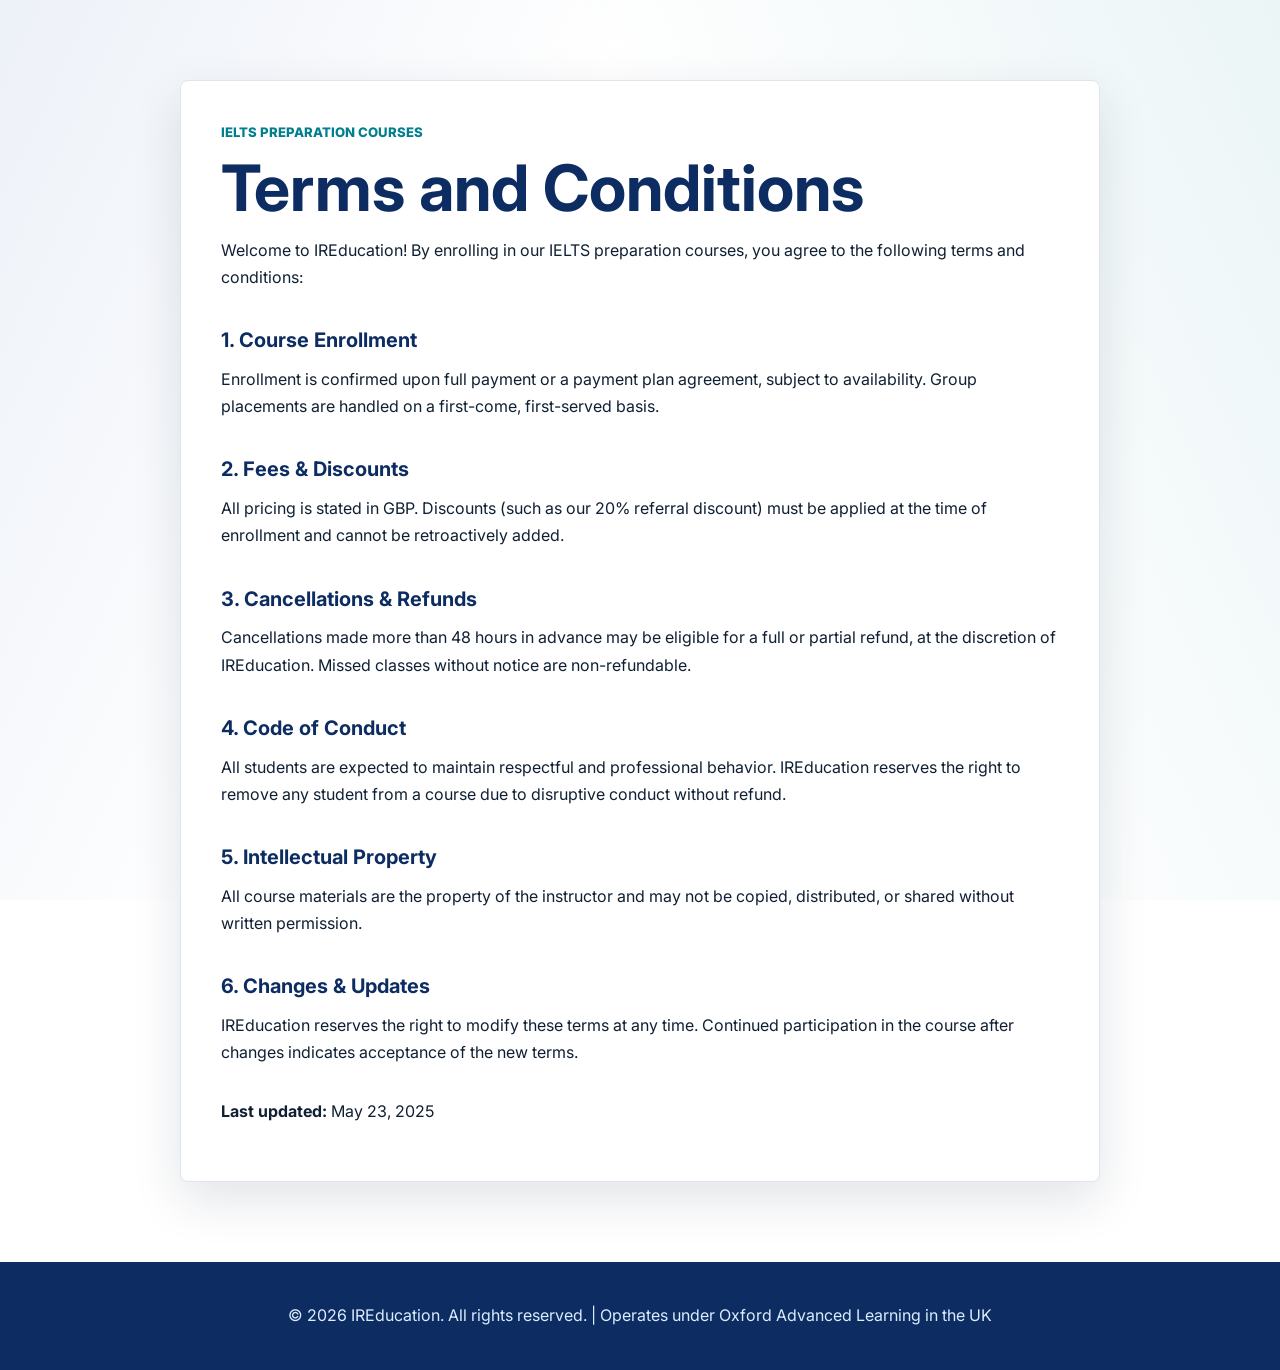
<file: terms-and-conditions-ielts.html>
<!DOCTYPE html>
<html lang="en">
<head>
  <meta charset="UTF-8">
  <meta name="viewport" content="width=device-width, initial-scale=1.0">
  <title>Terms and Conditions | IREducation</title>
  <link href="https://fonts.googleapis.com/css2?family=Inter:wght@400;600;800&display=swap" rel="stylesheet">
  <link href="assets/styles.css" rel="stylesheet">
</head>
<body>

  <main class="simple-page">
  <article class="terms-panel">
    <p class="eyebrow">IELTS preparation courses</p>
    <h1>Terms and Conditions</h1>
    <p>Welcome to IREducation! By enrolling in our IELTS preparation courses, you agree to the following terms and conditions:</p>

    <h2>1. Course Enrollment</h2>
    <p>Enrollment is confirmed upon full payment or a payment plan agreement, subject to availability. Group placements are handled on a first-come, first-served basis.</p>

    <h2>2. Fees & Discounts</h2>
    <p>All pricing is stated in GBP. Discounts (such as our 20% referral discount) must be applied at the time of enrollment and cannot be retroactively added.</p>

    <h2>3. Cancellations & Refunds</h2>
    <p>Cancellations made more than 48 hours in advance may be eligible for a full or partial refund, at the discretion of IREducation. Missed classes without notice are non-refundable.</p>

    <h2>4. Code of Conduct</h2>
    <p>All students are expected to maintain respectful and professional behavior. IREducation reserves the right to remove any student from a course due to disruptive conduct without refund.</p>

    <h2>5. Intellectual Property</h2>
    <p>All course materials are the property of the instructor and may not be copied, distributed, or shared without written permission.</p>

    <h2>6. Changes & Updates</h2>
    <p>IREducation reserves the right to modify these terms at any time. Continued participation in the course after changes indicates acceptance of the new terms.</p>

    <p class="last-updated"><strong>Last updated:</strong> May 23, 2025</p>
  </article>
  </main>

<footer>
  <p>&copy; <span id="current-year"></span> IREducation. All rights reserved. | Operates under Oxford Advanced Learning in the UK</p>

  <script>
  document.getElementById('current-year').textContent = new Date().getFullYear();
  </script>
</footer>
</body>
</html>
</file>
<file: assets/styles.css>
:root {
  --ink: #102033;
  --muted: #596679;
  --line: #dde6ef;
  --paper: #ffffff;
  --soft: #f5f8fb;
  --blue: #174ea6;
  --blue-dark: #0d2d62;
  --teal: #007f8f;
  --gold: #c68111;
  --shadow: 0 18px 50px rgba(18, 36, 58, 0.12);
}

* {
  box-sizing: border-box;
}

html {
  scroll-behavior: smooth;
}

body {
  font-family: "Inter", Arial, sans-serif;
  margin: 0;
  background: var(--paper);
  color: var(--ink);
  line-height: 1.7;
  text-rendering: optimizeLegibility;
}

body::before {
  content: "";
  position: fixed;
  inset: 0;
  z-index: -1;
  background:
    linear-gradient(115deg, rgba(23, 78, 166, 0.08), transparent 38%),
    linear-gradient(245deg, rgba(0, 127, 143, 0.08), transparent 42%),
    #ffffff;
}

a {
  color: var(--blue);
  text-underline-offset: 0.2em;
}

a:hover {
  color: var(--teal);
}

header {
  min-height: 82vh;
  display: flex;
  align-items: center;
  justify-content: center;
  padding: 6.5rem 1.5rem 5rem;
  color: #ffffff;
  text-align: center;
  background: var(--blue-dark);
  background-position: center;
  background-size: cover;
  overflow: hidden;
  border-bottom: 1px solid rgba(255, 255, 255, 0.16);
}

header.compact-hero {
  min-height: auto;
  padding: 4rem 1.5rem;
}

header.compact-hero .brand-logo {
  width: min(220px, 58vw);
}

header.compact-hero h1 {
  font-size: clamp(2.75rem, 7vw, 5rem);
}

.hero-inner {
  width: min(980px, 100%);
}

.brand-logo {
  width: min(300px, 68vw);
  height: auto;
  margin-bottom: 1.75rem;
  border-radius: 8px;
  background: #ffffff;
  box-shadow: 0 18px 50px rgba(0, 0, 0, 0.24);
}

.eyebrow {
  margin: 0 0 0.65rem;
  color: #c8edf1;
  font-size: 0.82rem;
  font-weight: 800;
  letter-spacing: 0;
  text-transform: uppercase;
}

header h1 {
  margin: 0;
  color: #ffffff;
  font-size: clamp(3rem, 8vw, 6.8rem);
  line-height: 0.95;
  letter-spacing: 0;
}

.hero-copy {
  max-width: 760px;
  margin: 1.35rem auto 0;
  color: #eef7ff;
  font-size: clamp(1.1rem, 2.5vw, 1.55rem);
  font-weight: 600;
}

.hero-actions,
.cta-row {
  display: flex;
  flex-wrap: wrap;
  gap: 0.85rem;
  justify-content: center;
}

.hero-actions {
  margin-top: 2rem;
}

nav {
  position: sticky;
  top: 0;
  z-index: 20;
  display: flex;
  flex-direction: column;
  gap: 0.65rem;
  padding: 0.85rem clamp(1rem, 3vw, 2.25rem);
  background: rgba(255, 255, 255, 0.9);
  border-bottom: 1px solid rgba(221, 230, 239, 0.85);
  backdrop-filter: blur(16px);
  font-weight: 700;
}

.nav-language,
.nav-main {
  display: flex;
  flex-wrap: wrap;
  gap: 0.55rem 1rem;
  justify-content: center;
  align-items: center;
}

nav a {
  color: var(--ink);
  text-decoration: none;
  font-size: 0.92rem;
  line-height: 1.2;
  white-space: nowrap;
}

nav a:hover {
  color: var(--blue);
  text-decoration: none;
}

section {
  width: min(882px, 100%);
  margin: 0 auto;
  padding: clamp(3rem, 7vw, 5.5rem) clamp(1rem, 3vw, 1.5rem);
  border-bottom: 1px solid var(--line);
  scroll-margin-top: 6rem;
}

section:last-of-type {
  border-bottom: 0;
}

section > h2 {
  max-width: 850px;
  margin: 0 0 1rem;
  color: var(--blue-dark);
  font-size: clamp(2rem, 4.5vw, 3.35rem);
  line-height: 1.05;
  letter-spacing: 0;
}

section > h3 {
  margin: 0 0 0.75rem;
  color: var(--teal);
  font-size: 1.08rem;
  text-transform: uppercase;
}

section > .platform-feature-heading,
section > .subsection-heading {
  margin-top: 3rem;
}

section > p,
section > ul {
  max-width: 850px;
}

section > p,
.profile p {
  text-align: start;
}

p {
  margin: 0 0 1rem;
}

ul {
  padding-left: 1.25rem;
  color: var(--muted);
}

li + li {
  margin-top: 0.35rem;
}

strong {
  color: var(--ink);
}

.iframe-wrapper {
  position: relative;
  width: 100%;
  max-width: 850px;
  margin: 2.5rem 0 0;
  aspect-ratio: 16 / 9;
  overflow: hidden;
  border: 1px solid rgba(221, 230, 239, 0.85);
  border-radius: 8px;
  box-shadow: var(--shadow);
}

.iframe-wrapper iframe {
  position: absolute;
  inset: 0;
  width: 100%;
  height: 100%;
  border: 0;
}

.profile-section {
  max-width: 850px;
  margin-top: 1rem;
  padding: 1.25rem;
  background: var(--soft);
  border: 1px solid var(--line);
  border-radius: 8px;
}

.profile-section:first-of-type {
  margin-top: 2.5rem;
}

.profile h3 {
  margin: 0 0 0.45rem;
  color: var(--blue-dark);
  font-size: 1.25rem;
}

.profile p {
  color: #38475a;
}

.profile p:last-child {
  margin-bottom: 0;
}

.button,
.home-button {
  display: inline-flex;
  align-items: center;
  justify-content: center;
  min-height: 46px;
  max-width: 100%;
  padding: 0.72rem 1.1rem;
  color: #ffffff;
  background: var(--blue);
  border: 1px solid var(--blue);
  border-radius: 8px;
  font-weight: 800;
  line-height: 1.2;
  text-align: center;
  text-decoration: none;
  transition: transform 0.2s ease, background-color 0.2s ease, border-color 0.2s ease;
}

.button:hover,
.home-button:hover {
  color: #ffffff;
  background: var(--teal);
  border-color: var(--teal);
  text-decoration: none;
  transform: translateY(-1px);
}

.button.secondary {
  color: var(--blue-dark);
  background: #ffffff;
  border-color: rgba(255, 255, 255, 0.78);
}

section .button.secondary {
  border-color: var(--line);
}

.button.secondary:hover {
  color: #ffffff;
  background: var(--gold);
  border-color: var(--gold);
}

.cta-row {
  margin-top: 1.5rem;
  justify-content: flex-start;
}

.book-feature {
  display: grid;
  grid-template-columns: minmax(280px, 360px) minmax(0, 1fr);
  gap: clamp(2rem, 5vw, 3.5rem);
  align-items: start;
  width: 100%;
  max-width: none;
}

.book-cover {
  margin: 0;
}

.book-cover img {
  display: block;
  width: 100%;
  height: auto;
  border: 1px solid var(--line);
  border-radius: 6px;
  box-shadow: var(--shadow);
}

/* Hover lift, matching the featured book cover on isaacteng.github.io */
.book-cover-hover img {
  transition: transform 0.35s ease, box-shadow 0.35s ease;
}

.book-cover-hover img:hover {
  transform: translateY(-6px);
  box-shadow: 0 26px 60px rgba(18, 36, 58, 0.2);
}

/* Cover switcher for the CCEA titles in development */
.book-carousel {
  min-width: 0;
}

.book-carousel-slides {
  display: grid;
}

.book-carousel-slides > .book-cover {
  grid-area: 1 / 1;
  opacity: 0;
  visibility: hidden;
  transition: opacity 0.35s ease, visibility 0.35s ease;
}

.book-carousel-slides > .book-cover.is-active {
  opacity: 1;
  visibility: visible;
}

.book-carousel-controls {
  display: flex;
  align-items: center;
  justify-content: center;
  gap: 0.75rem;
  margin-top: 1.1rem;
}

.carousel-button {
  display: inline-flex;
  align-items: center;
  justify-content: center;
  width: 42px;
  height: 42px;
  flex: none;
  padding: 0;
  color: var(--blue-dark);
  background: #ffffff;
  border: 1px solid var(--line);
  border-radius: 50%;
  font: inherit;
  font-size: 1.5rem;
  font-weight: 800;
  line-height: 1;
  cursor: pointer;
  transition: color 0.2s ease, background 0.2s ease, border-color 0.2s ease;
}

.carousel-button:hover,
.carousel-button:focus-visible {
  color: #ffffff;
  background: var(--gold);
  border-color: var(--gold);
}

.book-carousel-caption {
  flex: 1;
  margin: 0;
  color: var(--muted);
  font-size: 0.92rem;
  font-weight: 600;
  line-height: 1.35;
  text-align: center;
}

.book-carousel-count {
  display: block;
  font-size: 0.8rem;
  font-weight: 400;
}

.cta-row[hidden] {
  display: none;
}

@media (prefers-reduced-motion: reduce) {
  .book-cover-hover img,
  .book-carousel-slides > .book-cover {
    transition: none;
  }

  .book-cover-hover img:hover {
    transform: none;
  }
}

.book-details {
  min-width: 0;
}

#textbooks {
  width: min(1180px, 100%);
}

#textbooks > h2,
#textbooks > h3 {
  width: min(850px, 100%);
  margin-left: auto;
  margin-right: auto;
}

.button.disabled,
.button[aria-disabled="true"] {
  color: #6a7481;
  background: #edf1f5;
  border-color: #d5dde6;
  cursor: not-allowed;
  pointer-events: none;
}

.publication-notice {
  max-width: 850px;
  margin: 2rem 0;
  padding: 1.25rem 1.35rem;
  background: linear-gradient(135deg, rgba(23, 78, 166, 0.08), rgba(0, 127, 143, 0.08));
  border: 1px solid rgba(23, 78, 166, 0.2);
  border-left: 5px solid var(--teal);
  border-radius: 8px;
}

.publication-notice p:last-child,
.bibliography p:last-child,
.feature-card p:last-child {
  margin-bottom: 0;
}

.bibliography {
  max-width: 850px;
  margin-top: 1.5rem;
  padding: 1.25rem 1.35rem;
  color: #38475a;
  background: var(--soft);
  border: 1px solid var(--line);
  border-radius: 8px;
}

.bibliography-label {
  display: block;
  margin-bottom: 0.35rem;
  color: var(--teal);
  font-size: 0.78rem;
  font-weight: 800;
  letter-spacing: 0.08em;
  text-transform: uppercase;
}

.feature-grid {
  display: grid;
  grid-template-columns: repeat(2, minmax(0, 1fr));
  gap: 1rem;
  margin-top: 2rem;
}

.feature-card {
  padding: 1.35rem;
  background: #ffffff;
  border: 1px solid var(--line);
  border-top: 4px solid var(--teal);
  border-radius: 8px;
  box-shadow: 0 10px 30px rgba(18, 36, 58, 0.07);
}

.feature-card h3 {
  margin: 0 0 0.55rem;
  color: var(--blue-dark);
  font-size: 1.15rem;
  line-height: 1.25;
}

.feature-card p {
  color: var(--muted);
  font-size: 0.95rem;
}

.platform-grid {
  display: grid;
  grid-template-columns: repeat(3, minmax(0, 1fr));
  gap: 1rem;
  margin-top: 2rem;
}

.platform-card {
  min-width: 0;
  display: flex;
  flex-direction: column;
  overflow: hidden;
  color: inherit;
  background: #ffffff;
  border: 1px solid var(--line);
  border-radius: 8px;
  box-shadow: 0 10px 30px rgba(18, 36, 58, 0.08);
  text-decoration: none;
  transition: transform 0.2s ease, box-shadow 0.2s ease, border-color 0.2s ease;
}

.platform-card:hover {
  border-color: rgba(0, 127, 143, 0.55);
  box-shadow: var(--shadow);
  text-decoration: none;
  transform: translateY(-4px);
}

.card-image {
  display: flex;
  align-items: center;
  justify-content: center;
  min-height: 150px;
  padding: 1.25rem;
  background:
    linear-gradient(135deg, rgba(23, 78, 166, 0.08), rgba(0, 127, 143, 0.08)),
    #ffffff;
  border-bottom: 1px solid var(--line);
}

.card-image img {
  display: block;
  width: auto;
  height: auto;
  max-width: min(100%, 190px);
  max-height: 96px;
  object-fit: contain;
}

.card-content {
  flex: 1;
  padding: 1.35rem;
}

.card-content h2 {
  margin: 0 0 0.55rem;
  color: var(--ink);
  font-size: 1.3rem;
  line-height: 1.15;
}

.card-content p {
  margin: 0;
  color: var(--muted);
  font-size: 0.96rem;
}

.simple-page {
  width: min(920px, calc(100% - 2rem));
  margin: 0 auto;
  padding: clamp(3rem, 7vw, 5rem) 0;
}

.terms-panel {
  padding: clamp(1.5rem, 4vw, 2.5rem);
  background: #ffffff;
  border: 1px solid var(--line);
  border-radius: 8px;
  box-shadow: var(--shadow);
}

.terms-panel .eyebrow {
  color: var(--teal);
}

.terms-panel h1 {
  margin: 0 0 1rem;
  color: var(--blue-dark);
  font-size: clamp(2.25rem, 6vw, 4rem);
  line-height: 1.05;
}

.terms-panel h2 {
  margin: 2rem 0 0.55rem;
  color: var(--blue-dark);
  font-size: 1.25rem;
}

.last-updated {
  margin-top: 2rem;
}

.not-found-main {
  width: min(760px, calc(100% - 2rem));
  margin: 0 auto;
  padding: clamp(3rem, 8vw, 5rem) 0;
  text-align: center;
}

.not-found-main h2 {
  margin: 0 0 0.75rem;
  color: var(--blue-dark);
  font-size: clamp(2rem, 5vw, 3.4rem);
  line-height: 1.05;
}

.redirect-message {
  color: var(--muted);
  font-size: 1.08rem;
}

footer {
  margin-top: 0;
  padding: 2.5rem 1.25rem;
  color: #dcecff;
  text-align: center;
  background: var(--blue-dark);
}

footer p {
  margin: 0;
}

@media (min-width: 769px) {
  nav {
    flex-direction: row;
    justify-content: space-between;
    align-items: center;
  }

  .nav-language,
  .nav-main {
    justify-content: flex-start;
  }

  .featured-platform {
    grid-column: 1 / -1;
    flex-direction: row;
  }

  .featured-platform .card-image {
    width: 40%;
    flex: 0 0 40%;
    min-height: 260px;
    border-right: 1px solid var(--line);
    border-bottom: 0;
  }

  .featured-platform .card-image img {
    max-width: min(100%, 360px);
    max-height: 210px;
  }

  .featured-platform .card-content {
    display: flex;
    flex-direction: column;
    justify-content: center;
    padding: clamp(2rem, 5vw, 3rem);
  }

  .featured-platform .card-content h2 {
    font-size: 2.2rem;
  }

  .featured-platform .card-content p {
    font-size: 1.08rem;
  }
}

@media (max-width: 980px) {
  .book-feature {
    grid-template-columns: 1fr;
  }

  .book-cover,
  .book-carousel {
    width: min(340px, 76vw);
    margin-inline: auto;
  }

  .book-carousel .book-cover {
    width: 100%;
  }
}

@media (max-width: 768px) {
  header {
    min-height: 76vh;
    padding-top: 4.75rem;
  }

  .brand-logo {
    width: min(220px, 70vw);
  }

  nav {
    gap: 0.5rem;
    padding: 0.65rem 0 max(0.65rem, env(safe-area-inset-bottom));
  }

  .nav-language {
    width: 100%;
    padding: 0 1rem;
    gap: 0.45rem 0.75rem;
    font-size: 0.88rem;
  }

  .nav-main {
    width: 100%;
    flex-wrap: nowrap;
    justify-content: flex-start;
    gap: 0.5rem;
    overflow-x: auto;
    overscroll-behavior-x: contain;
    padding: 0 1rem 0.1rem;
    scroll-padding-inline: 1rem;
    -webkit-overflow-scrolling: touch;
    scrollbar-width: none;
  }

  .nav-main::-webkit-scrollbar {
    display: none;
  }

  .nav-main a {
    flex: 0 0 auto;
    min-height: 38px;
    display: inline-flex;
    align-items: center;
    padding: 0.55rem 0.78rem;
    background: #ffffff;
    border: 1px solid var(--line);
    border-radius: 8px;
    box-shadow: 0 6px 18px rgba(18, 36, 58, 0.08);
  }

  section {
    scroll-margin-top: 7.5rem;
  }

  .platform-grid {
    grid-template-columns: 1fr;
  }

  .feature-grid {
    grid-template-columns: 1fr;
  }

  .book-cover {
    width: min(320px, 82vw);
    margin-inline: auto;
  }

  .cta-row,
  .hero-actions {
    align-items: stretch;
    flex-direction: column;
  }

  .button,
  .home-button {
    width: 100%;
  }
}
</file>
